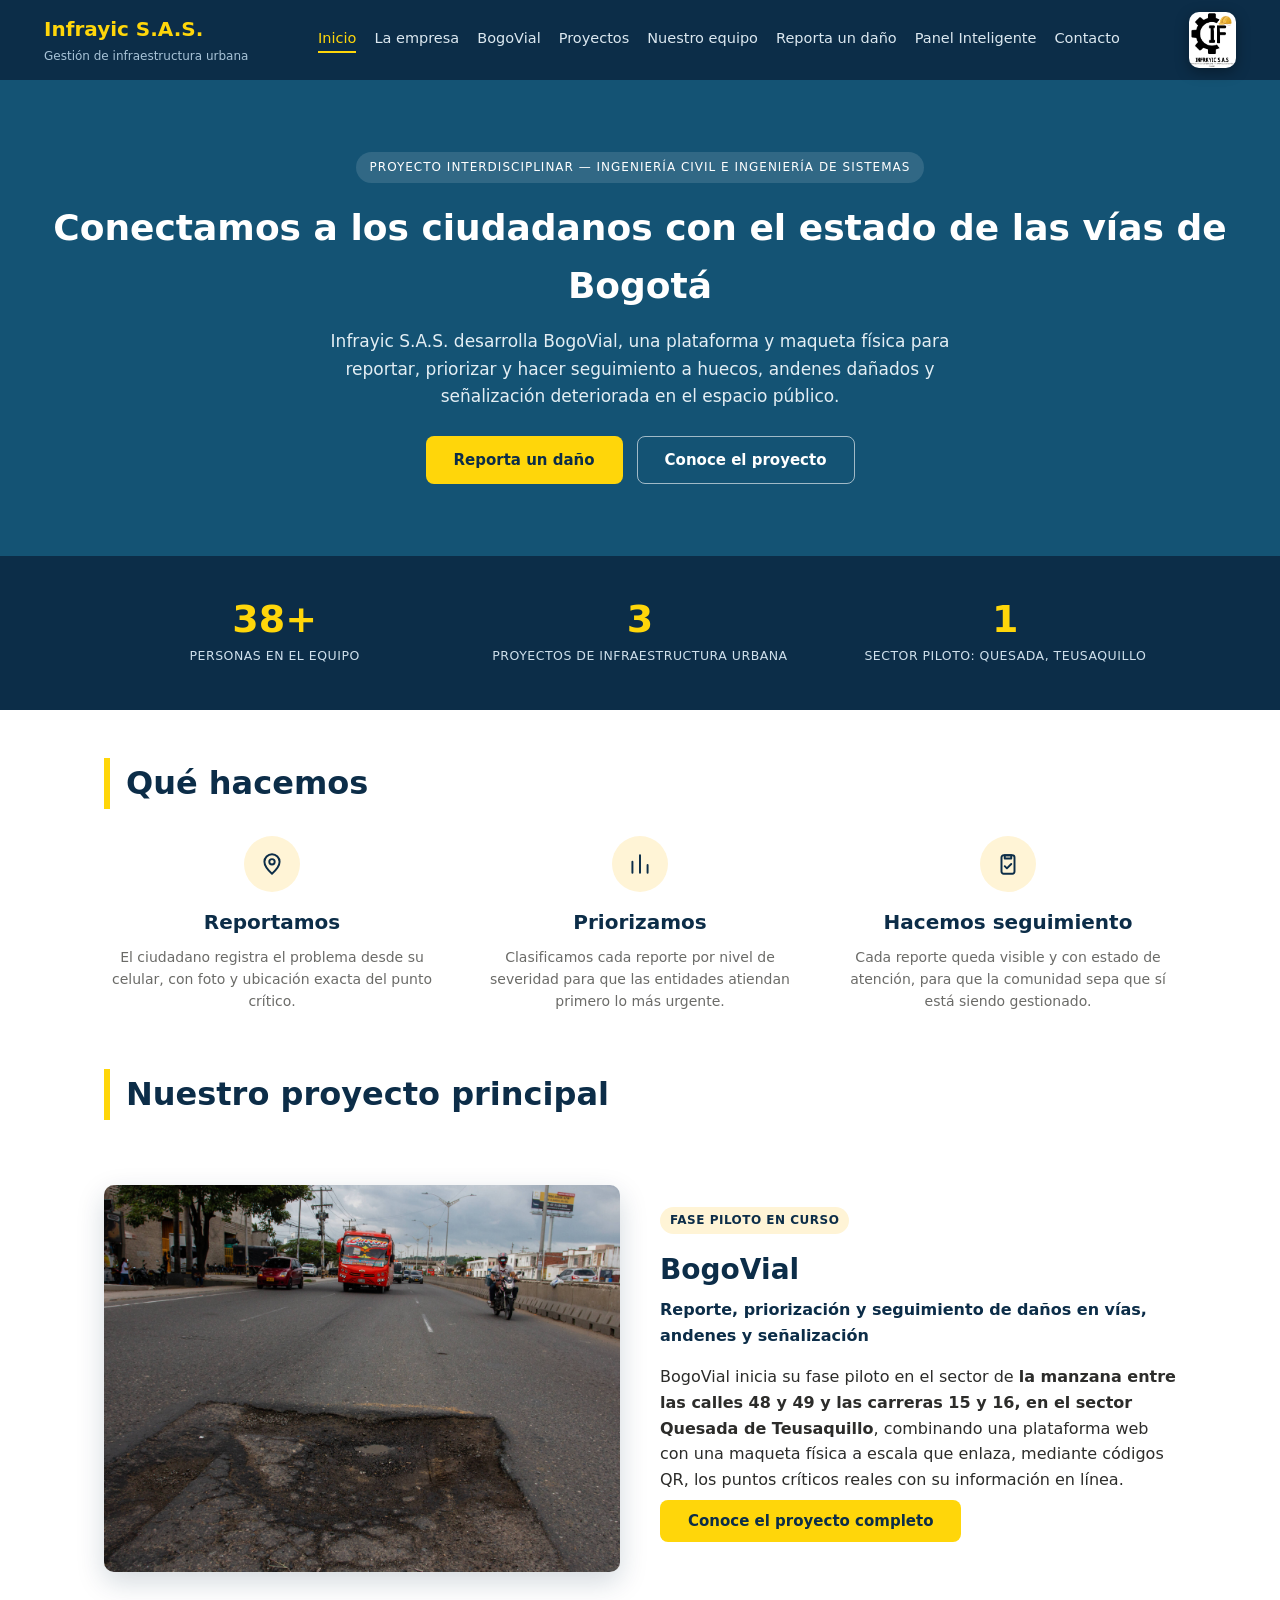
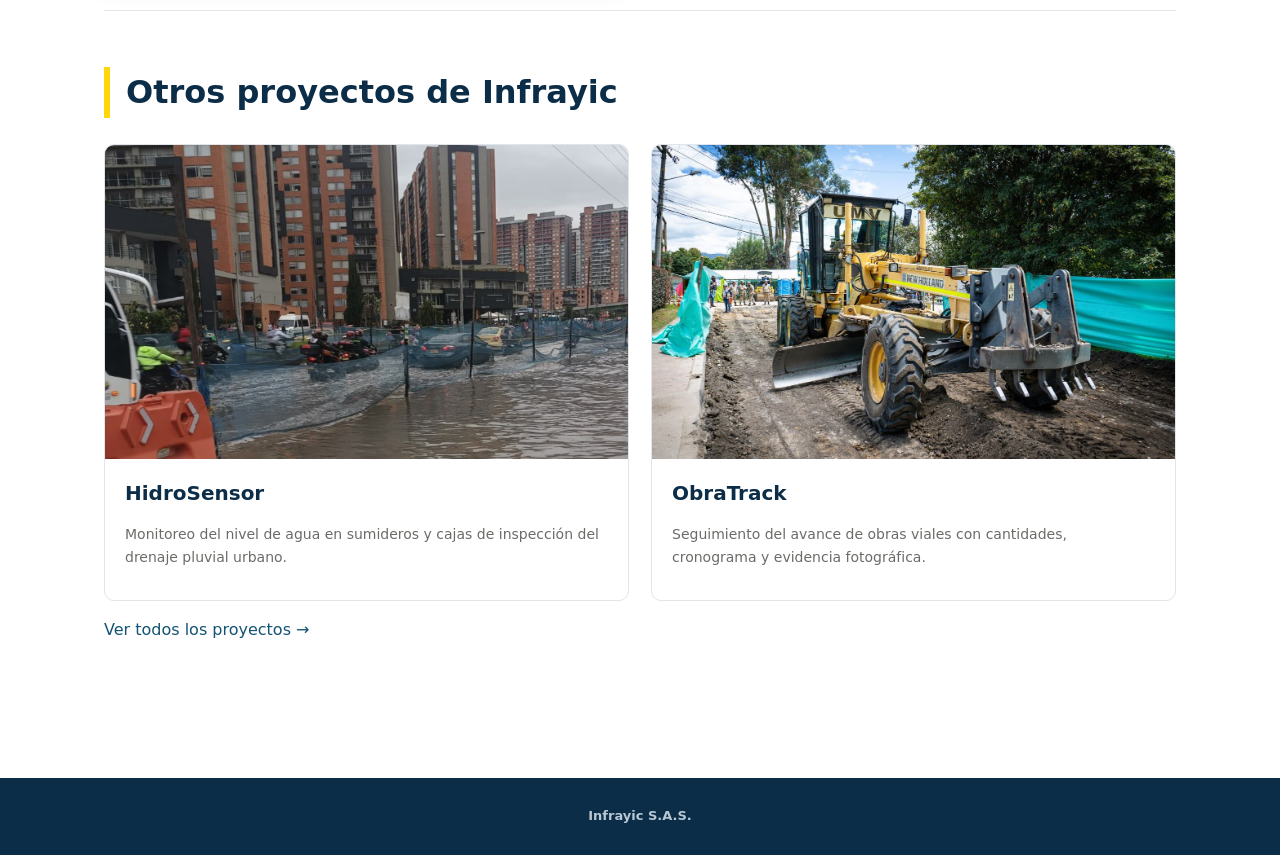
<file: index.html>
<!doctype html>
<html lang="es">
<head>
<meta charset="utf-8">
<meta name="viewport" content="width=device-width, initial-scale=1">
<title>Infrayic S.A.S. | Gestión de infraestructura urbana</title>
<link rel="stylesheet" href="css/style.css">
</head>
<body>

<header class="sitio">
  <div class="barra">
    <div class="marca">
      Infrayic S.A.S.
      <span class="sub">Gestión de infraestructura urbana</span>
    </div>
    <nav class="menu" id="menuNav">
      <button class="cerrar-menu" id="botonCerrarMenu" aria-label="Cerrar menú">&times;</button>
      <a href="index.html" class="activo">Inicio</a>
      <a href="empresa.html">La empresa</a>
      <a href="bogovial.html">BogoVial</a>
      <a href="proyectos.html">Proyectos</a>
      <a href="equipo.html">Nuestro equipo</a>
      <a href="reporta.html">Reporta un daño</a>
      <a href="panel.html">Panel Inteligente</a>
      <a href="contacto.html">Contacto</a>
    </nav>
    <img src="assets/images/logo.png" alt="Infrayic S.A.S." class="logo-derecha">
    <button class="boton-menu" id="botonMenu" aria-label="Abrir menú">
      <span></span><span></span><span></span>
    </button>
  </div>
</header>
<div class="fondo-menu" id="fondoMenu"></div>

<section class="hero">
  <div class="franja-chip">Proyecto interdisciplinar &mdash; Ingeniería Civil e Ingeniería de Sistemas</div>
  <h1>Conectamos a los ciudadanos con el estado de las vías de Bogotá</h1>
  <p>Infrayic S.A.S. desarrolla BogoVial, una plataforma y maqueta física para reportar, priorizar y hacer seguimiento a huecos, andenes dañados y señalización deteriorada en el espacio público.</p>
  <div class="hero-cta">
    <a href="reporta.html" class="boton">Reporta un daño</a>
    <a href="bogovial.html" class="boton-outline">Conoce el proyecto</a>
  </div>
</section>

<div class="stats-franja">
  <div class="contenedor">
    <div>
      <div class="numero">38+</div>
      <div class="etiqueta">Personas en el equipo</div>
    </div>
    <div>
      <div class="numero">3</div>
      <div class="etiqueta">Proyectos de infraestructura urbana</div>
    </div>
    <div>
      <div class="numero">1</div>
      <div class="etiqueta">Sector piloto: Quesada, Teusaquillo</div>
    </div>
  </div>
</div>

<main>

  <section class="seccion">
    <h2>Qué hacemos</h2>
    <div class="tarjetas-icono">
      <div>
        <div class="icono"><svg class="svg-icono" viewBox="0 0 24 24" aria-hidden="true"><path d="M12 21s-7-6.2-7-11a7 7 0 0114 0c0 4.8-7 11-7 11z"/><circle cx="12" cy="10" r="2.5"/></svg></div>
        <h3>Reportamos</h3>
        <p>El ciudadano registra el problema desde su celular, con foto y ubicación exacta del punto crítico.</p>
      </div>
      <div>
        <div class="icono"><svg class="svg-icono" viewBox="0 0 24 24" aria-hidden="true"><path d="M5 20V10M12 20V4M19 20v-7"/></svg></div>
        <h3>Priorizamos</h3>
        <p>Clasificamos cada reporte por nivel de severidad para que las entidades atiendan primero lo más urgente.</p>
      </div>
      <div>
        <div class="icono"><svg class="svg-icono" viewBox="0 0 24 24" aria-hidden="true"><rect x="6" y="4" width="12" height="17" rx="2"/><path d="M9 4h6v3H9zM9 14l2 2 4-4"/></svg></div>
        <h3>Hacemos seguimiento</h3>
        <p>Cada reporte queda visible y con estado de atención, para que la comunidad sepa que sí está siendo gestionado.</p>
      </div>
    </div>
  </section>

  <section class="seccion">
    <h2>Nuestro proyecto principal</h2>
    <article class="pry-detalle" id="bogovial-principal">
      <figure class="pry-foto">
        <img src="assets/images/bogovial.jpeg" alt="Hueco en una vía urbana, tipo de daño que gestiona BogoVial">
      </figure>
      <div class="pry-texto">
        <span class="etiqueta-proyecto">Fase piloto en curso</span>
        <h3>BogoVial</h3>
        <p class="pry-subtitulo">Reporte, priorización y seguimiento de daños en vías, andenes y señalización</p>
        <p>BogoVial inicia su fase piloto en el sector de <strong>la manzana entre las calles 48 y 49 y las carreras 15 y 16, en el sector Quesada de Teusaquillo</strong>, combinando una plataforma web con una maqueta física a escala que enlaza, mediante códigos QR, los puntos críticos reales con su información en línea.</p>
        <p><a href="bogovial.html" class="boton">Conoce el proyecto completo</a></p>
      </div>
    </article>
  </section>

  <section class="seccion">
    <h2>Otros proyectos de Infrayic</h2>
    <div class="proyectos-grid">
      <a class="proyecto-card" href="proyectos.html#hidrosensor">
        <img src="assets/images/Alcantarillado.jpeg" alt="Sumidero y rejilla de alcantarillado">
        <div class="proyecto-info"><h3>HidroSensor</h3><p>Monitoreo del nivel de agua en sumideros y cajas de inspección del drenaje pluvial urbano.</p></div>
      </a>
      <a class="proyecto-card" href="proyectos.html#obratrack">
        <img src="assets/images/rodillo.jpeg" alt="Rodillo compactador en una obra vial">
        <div class="proyecto-info"><h3>ObraTrack</h3><p>Seguimiento del avance de obras viales con cantidades, cronograma y evidencia fotográfica.</p></div>
      </a>
    </div>
    <p><a href="proyectos.html">Ver todos los proyectos &rarr;</a></p>
  </section>

</main>

<footer class="sitio">Infrayic S.A.S.</footer>

<script src="js/menu.js"></script>

</body>
</html>
</file>
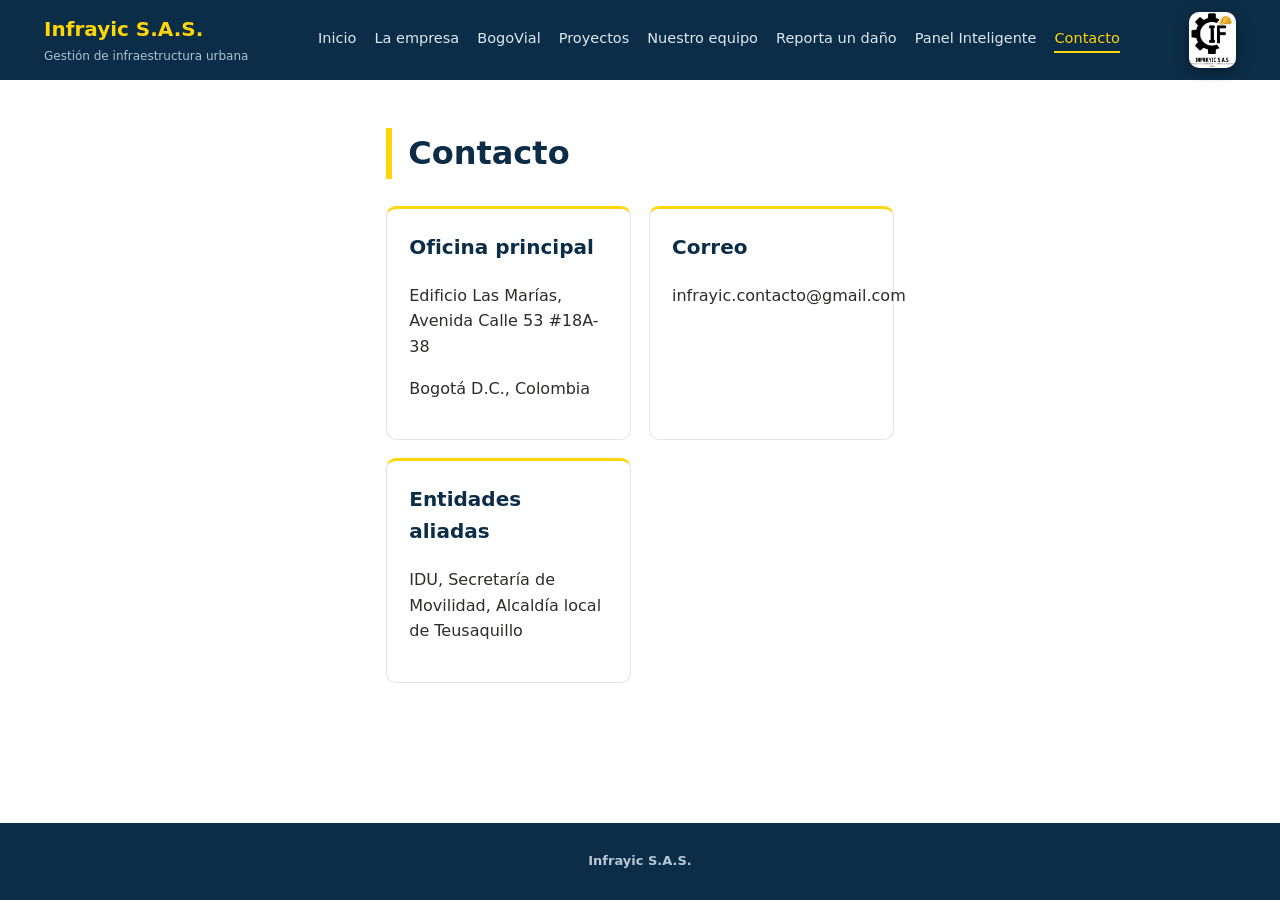
<file: contacto.html>
<!doctype html>
<html lang="es">
<head>
<meta charset="utf-8">
<meta name="viewport" content="width=device-width, initial-scale=1">
<title>Contacto | Infrayic S.A.S.</title>
<link rel="stylesheet" href="css/style.css">
</head>
<body>

<header class="sitio">
  <div class="barra">
    <div class="marca">Infrayic S.A.S.<span class="sub">Gestión de infraestructura urbana</span></div>
    <nav class="menu" id="menuNav">
      <button class="cerrar-menu" id="botonCerrarMenu" aria-label="Cerrar menú">&times;</button>
      <a href="index.html">Inicio</a>
      <a href="empresa.html">La empresa</a>
      <a href="bogovial.html">BogoVial</a>
      <a href="proyectos.html">Proyectos</a>
      <a href="equipo.html">Nuestro equipo</a>
      <a href="reporta.html">Reporta un daño</a>
      <a href="panel.html">Panel Inteligente</a>
      <a href="contacto.html" class="activo">Contacto</a>
    </nav>
    <img src="assets/images/logo.png" alt="Infrayic S.A.S." class="logo-derecha">
    <button class="boton-menu" id="botonMenu" aria-label="Abrir menú">
      <span></span><span></span><span></span>
    </button>
  </div>
</header>
<div class="fondo-menu" id="fondoMenu"></div>

<main>

  <section class="seccion">
    <h2>Contacto</h2>
    <div class="tarjetas">
      <div class="tarjeta">
        <h3>Oficina principal</h3>
        <p>Edificio Las Marías, Avenida Calle 53 #18A-38</p>
        <p>Bogotá D.C., Colombia</p>
      </div>
      <div class="tarjeta">
        <h3>Correo</h3>
        <p>infrayic.contacto@gmail.com</p>
      </div>
      <div class="tarjeta">
        <h3>Entidades aliadas</h3>
        <p>IDU, Secretaría de Movilidad, Alcaldía local de Teusaquillo</p>
      </div>
    </div>
  </section>

</main>

<footer class="sitio">Infrayic S.A.S.</footer>

<script src="js/menu.js"></script>

</body>
</html>
</file>
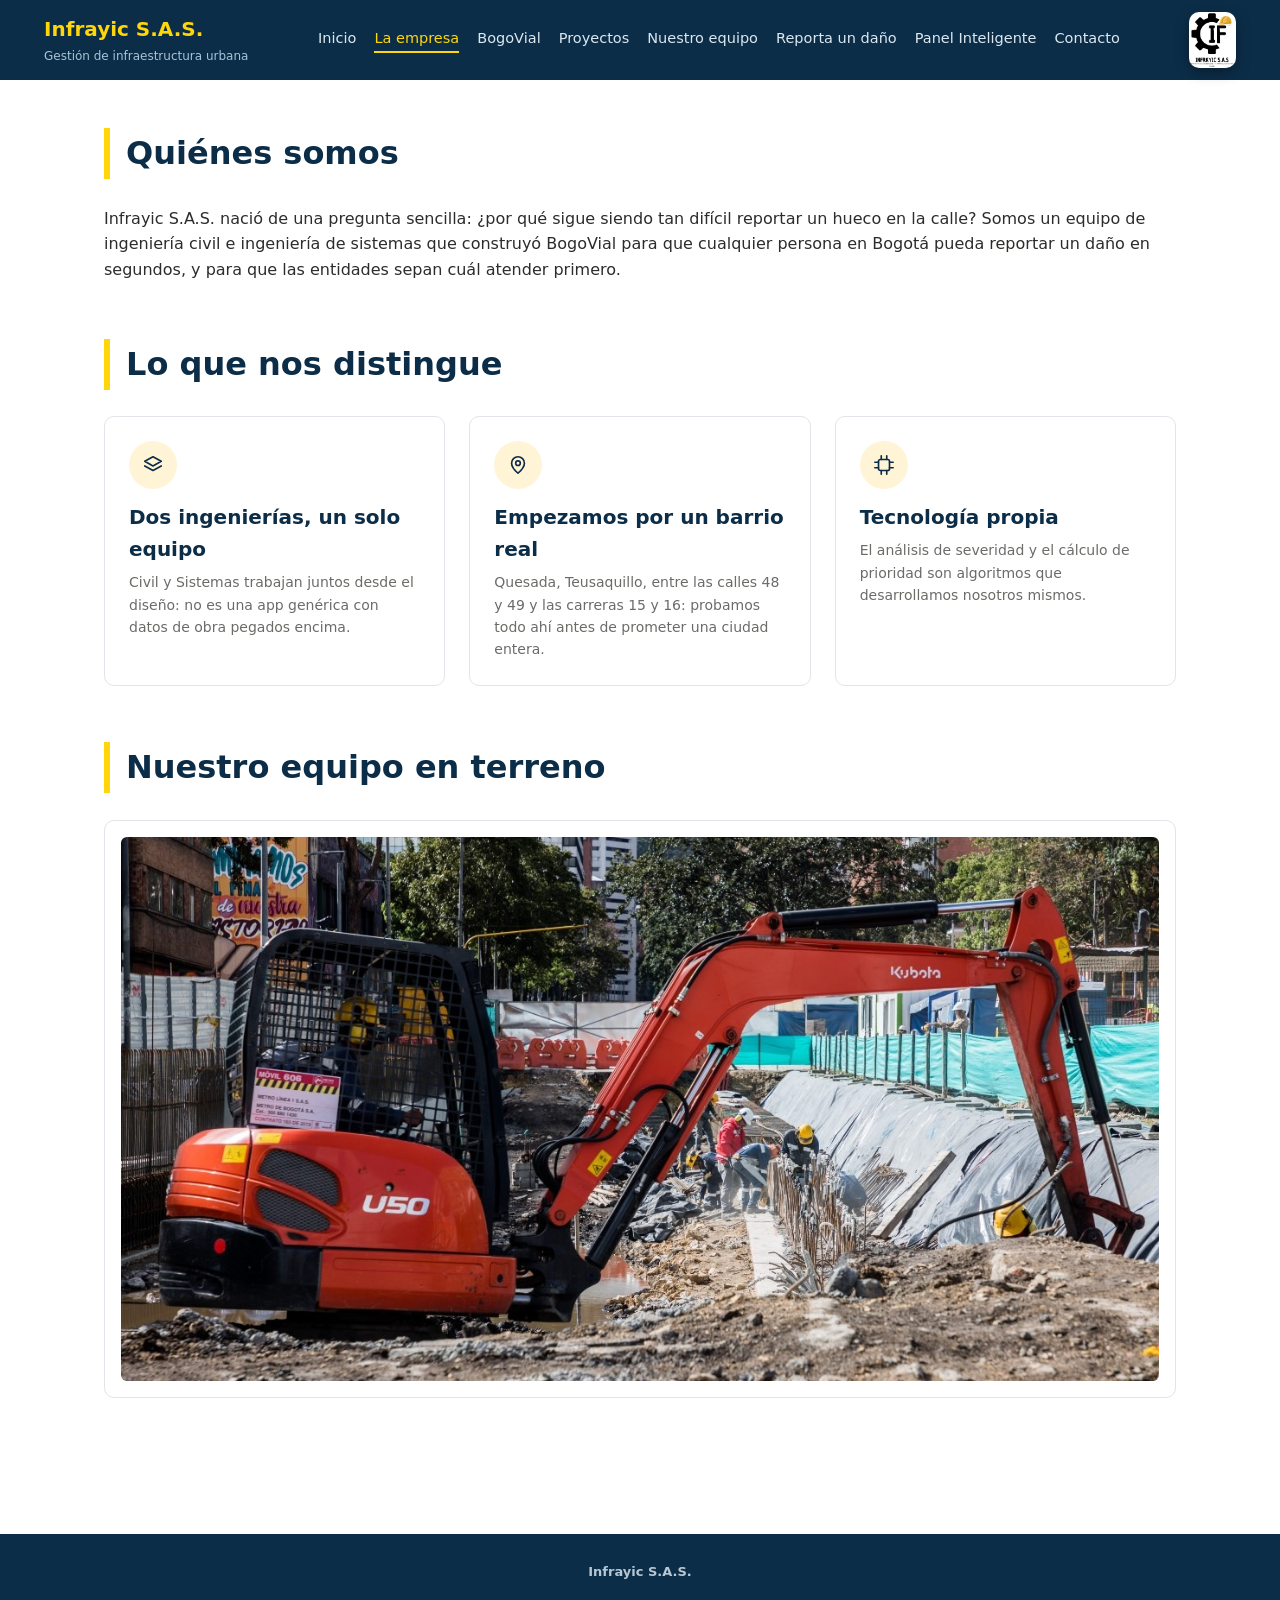
<file: empresa.html>
<!doctype html>
<html lang="es">
<head>
<meta charset="utf-8">
<meta name="viewport" content="width=device-width, initial-scale=1">
<title>La empresa | Infrayic S.A.S.</title>
<link rel="stylesheet" href="css/style.css">
</head>
<body>

<header class="sitio">
  <div class="barra">
    <div class="marca">Infrayic S.A.S.<span class="sub">Gestión de infraestructura urbana</span></div>
    <nav class="menu" id="menuNav">
      <button class="cerrar-menu" id="botonCerrarMenu" aria-label="Cerrar menú">&times;</button>
      <a href="index.html">Inicio</a>
      <a href="empresa.html" class="activo">La empresa</a>
      <a href="bogovial.html">BogoVial</a>
      <a href="proyectos.html">Proyectos</a>
      <a href="equipo.html">Nuestro equipo</a>
      <a href="reporta.html">Reporta un daño</a>
      <a href="panel.html">Panel Inteligente</a>
      <a href="contacto.html">Contacto</a>
    </nav>
    <img src="assets/images/logo.png" alt="Infrayic S.A.S." class="logo-derecha">
    <button class="boton-menu" id="botonMenu" aria-label="Abrir menú">
      <span></span><span></span><span></span>
    </button>
  </div>
</header>
<div class="fondo-menu" id="fondoMenu"></div>

<main>

  <section class="seccion">
    <h2>Quiénes somos</h2>
    <p>Infrayic S.A.S. nació de una pregunta sencilla: ¿por qué sigue siendo tan difícil reportar un hueco en la calle? Somos un equipo de ingeniería civil e ingeniería de sistemas que construyó BogoVial para que cualquier persona en Bogotá pueda reportar un daño en segundos, y para que las entidades sepan cuál atender primero.</p>
  </section>

  <section class="seccion">
    <h2>Lo que nos distingue</h2>
    <div class="distintivos">
      <div class="distintivo">
        <div class="icono"><svg class="svg-icono" viewBox="0 0 24 24" aria-hidden="true"><path d="M12 3l9 5-9 5-9-5 9-5z"/><path d="M3 13l9 5 9-5"/></svg></div>
        <h3>Dos ingenierías, un solo equipo</h3>
        <p>Civil y Sistemas trabajan juntos desde el diseño: no es una app genérica con datos de obra pegados encima.</p>
      </div>
      <div class="distintivo">
        <div class="icono"><svg class="svg-icono" viewBox="0 0 24 24" aria-hidden="true"><path d="M12 21s-7-6.2-7-11a7 7 0 0114 0c0 4.8-7 11-7 11z"/><circle cx="12" cy="10" r="2.5"/></svg></div>
        <h3>Empezamos por un barrio real</h3>
        <p>Quesada, Teusaquillo, entre las calles 48 y 49 y las carreras 15 y 16: probamos todo ahí antes de prometer una ciudad entera.</p>
      </div>
      <div class="distintivo">
        <div class="icono"><svg class="svg-icono" viewBox="0 0 24 24" aria-hidden="true"><rect x="6" y="6" width="12" height="12" rx="2"/><path d="M9 2v4M15 2v4M9 18v4M15 18v4M2 9h4M2 15h4M18 9h4M18 15h4"/></svg></div>
        <h3>Tecnología propia</h3>
        <p>El análisis de severidad y el cálculo de prioridad son algoritmos que desarrollamos nosotros mismos.</p>
      </div>
    </div>
  </section>

  <section class="seccion">
    <h2>Nuestro equipo en terreno</h2>
    <div class="imagen-marco">
      <img src="assets/images/equipo-terreno.png" alt="Equipo de Infrayic S.A.S. en terreno" style="width:100%; border-radius:6px; display:block">
    </div>
  </section>

</main>

<footer class="sitio">Infrayic S.A.S.</footer>

<script src="js/menu.js"></script>

</body>
</html>
</file>
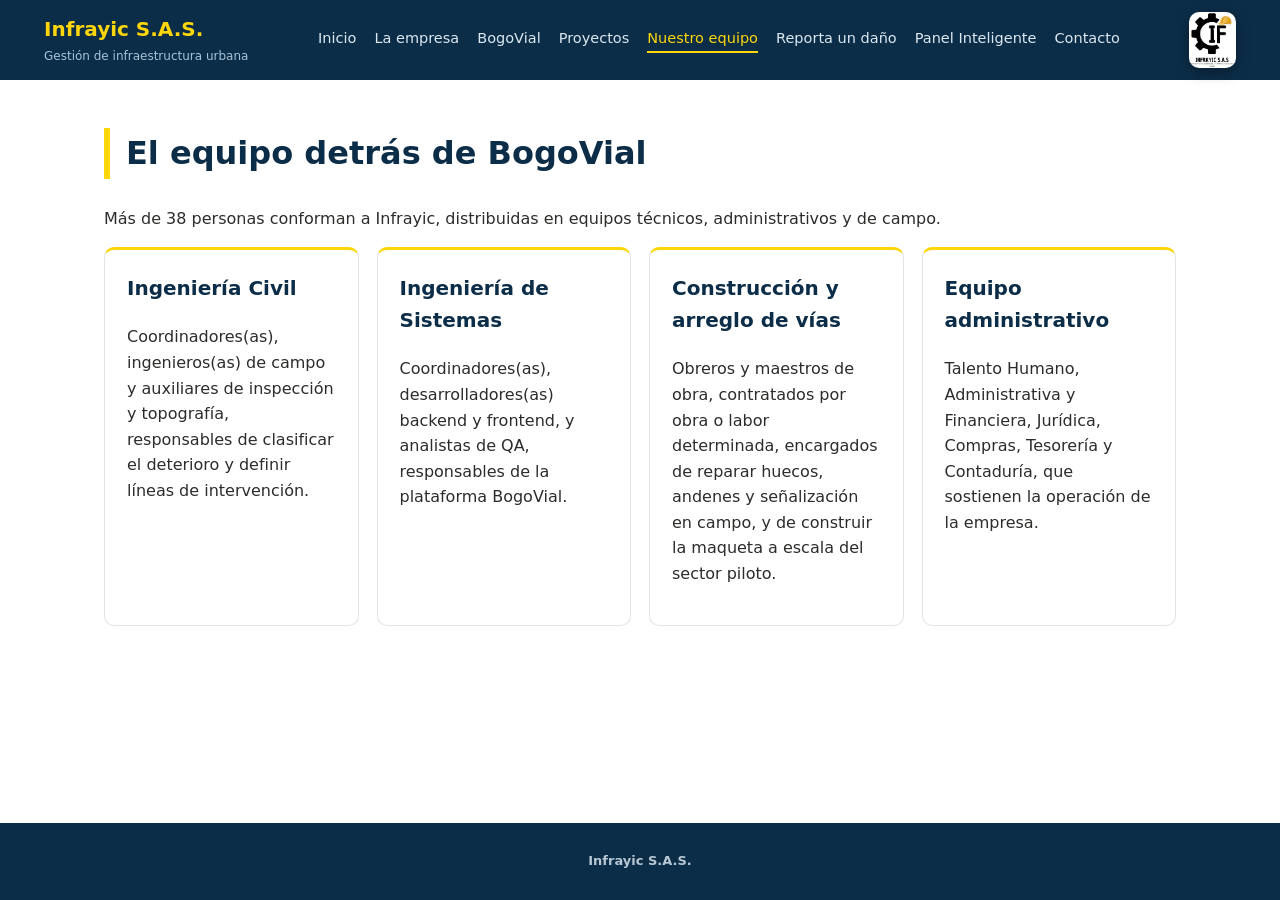
<file: equipo.html>
<!doctype html>
<html lang="es">
<head>
<meta charset="utf-8">
<meta name="viewport" content="width=device-width, initial-scale=1">
<title>Nuestro equipo | Infrayic S.A.S.</title>
<link rel="stylesheet" href="css/style.css">
</head>
<body>

<header class="sitio">
  <div class="barra">
    <div class="marca">Infrayic S.A.S.<span class="sub">Gestión de infraestructura urbana</span></div>
    <nav class="menu" id="menuNav">
      <button class="cerrar-menu" id="botonCerrarMenu" aria-label="Cerrar menú">&times;</button>
      <a href="index.html">Inicio</a>
      <a href="empresa.html">La empresa</a>
      <a href="bogovial.html">BogoVial</a>
      <a href="proyectos.html">Proyectos</a>
      <a href="equipo.html" class="activo">Nuestro equipo</a>
      <a href="reporta.html">Reporta un daño</a>
      <a href="panel.html">Panel Inteligente</a>
      <a href="contacto.html">Contacto</a>
    </nav>
    <img src="assets/images/logo.png" alt="Infrayic S.A.S." class="logo-derecha">
    <button class="boton-menu" id="botonMenu" aria-label="Abrir menú">
      <span></span><span></span><span></span>
    </button>
  </div>
</header>
<div class="fondo-menu" id="fondoMenu"></div>

<main>

  <section class="seccion">
    <h2>El equipo detrás de BogoVial</h2>
    <p>Más de 38 personas conforman a Infrayic, distribuidas en equipos técnicos, administrativos y de campo.</p>
    <div class="tarjetas">
      <div class="tarjeta">
        <h3>Ingeniería Civil</h3>
        <p>Coordinadores(as), ingenieros(as) de campo y auxiliares de inspección y topografía, responsables de clasificar el deterioro y definir líneas de intervención.</p>
      </div>
      <div class="tarjeta">
        <h3>Ingeniería de Sistemas</h3>
        <p>Coordinadores(as), desarrolladores(as) backend y frontend, y analistas de QA, responsables de la plataforma BogoVial.</p>
      </div>
      <div class="tarjeta">
        <h3>Construcción y arreglo de vías</h3>
        <p>Obreros y maestros de obra, contratados por obra o labor determinada, encargados de reparar huecos, andenes y señalización en campo, y de construir la maqueta a escala del sector piloto.</p>
      </div>
      <div class="tarjeta">
        <h3>Equipo administrativo</h3>
        <p>Talento Humano, Administrativa y Financiera, Jurídica, Compras, Tesorería y Contaduría, que sostienen la operación de la empresa.</p>
      </div>
    </div>
  </section>

</main>

<footer class="sitio">Infrayic S.A.S.</footer>

<script src="js/menu.js"></script>

</body>
</html>
</file>
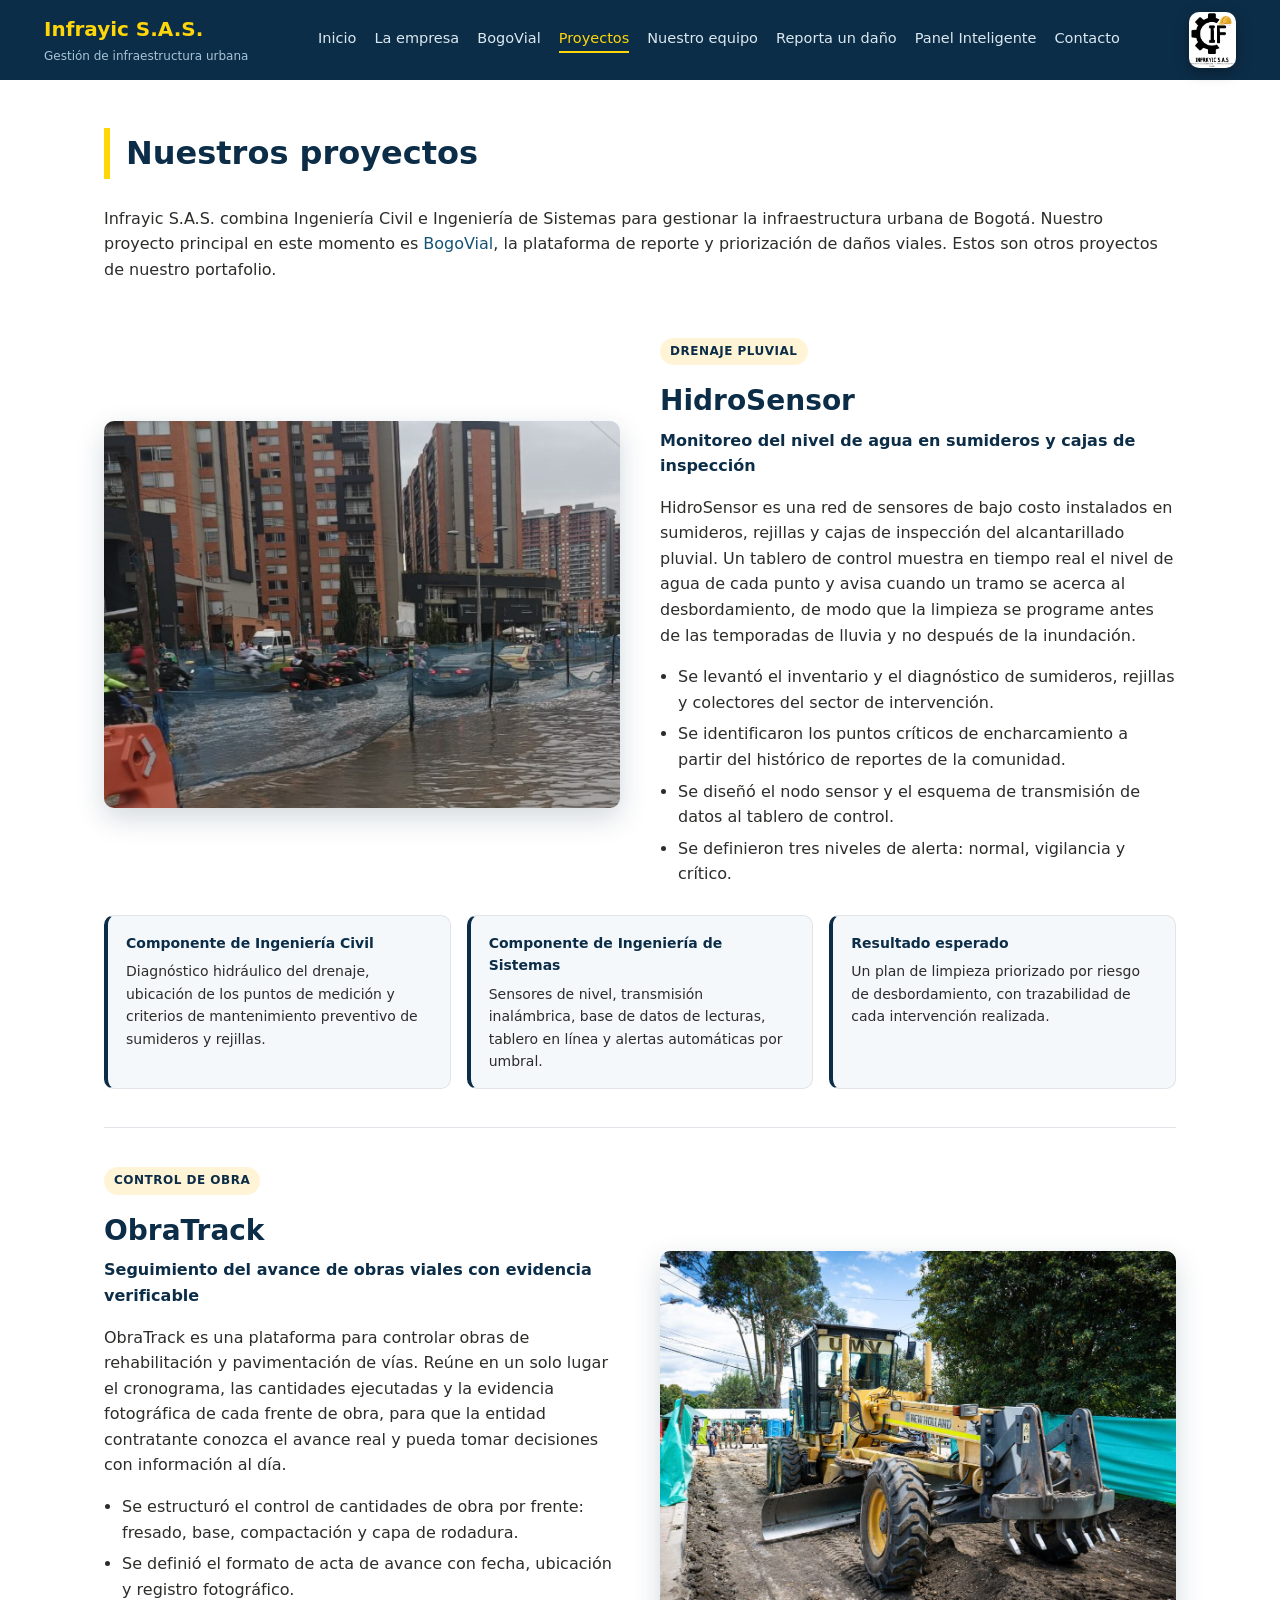
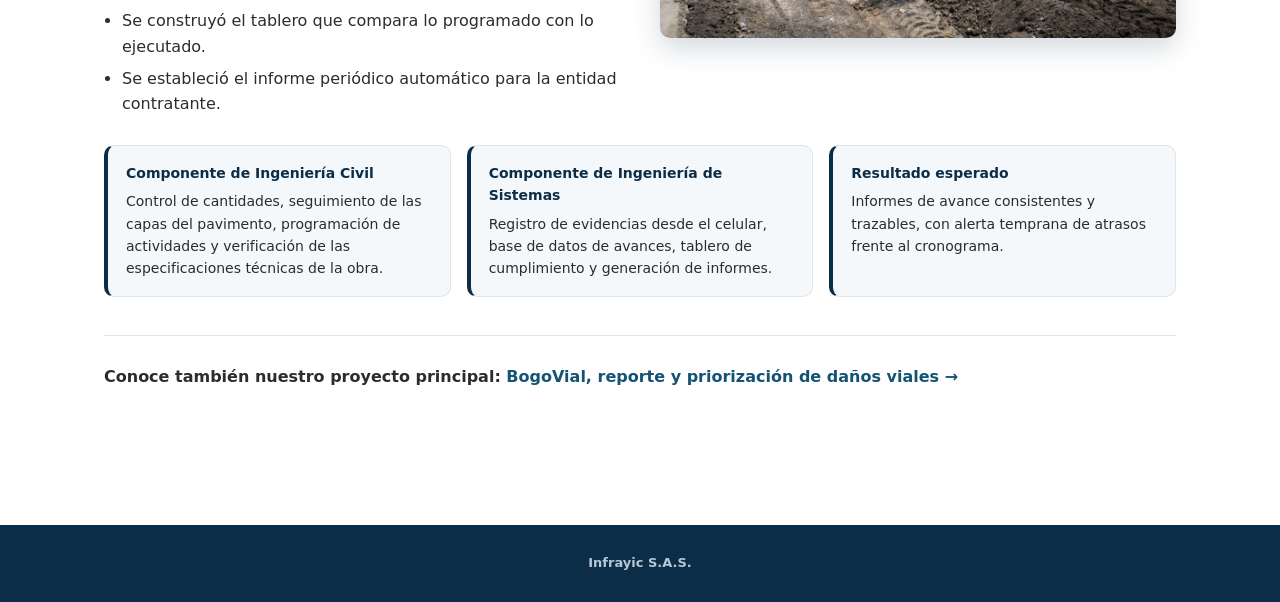
<file: proyectos.html>
<!doctype html>
<html lang="es">
<head>
<meta charset="utf-8">
<meta name="viewport" content="width=device-width, initial-scale=1">
<title>Proyectos | Infrayic S.A.S.</title>
<link rel="stylesheet" href="css/style.css">
</head>
<body>

<header class="sitio">
  <div class="barra">
    <div class="marca">Infrayic S.A.S.<span class="sub">Gestión de infraestructura urbana</span></div>
    <nav class="menu" id="menuNav">
      <button class="cerrar-menu" id="botonCerrarMenu" aria-label="Cerrar menú">&times;</button>
      <a href="index.html">Inicio</a>
      <a href="empresa.html">La empresa</a>
      <a href="bogovial.html">BogoVial</a>
      <a href="proyectos.html" class="activo">Proyectos</a>
      <a href="equipo.html">Nuestro equipo</a>
      <a href="reporta.html">Reporta un daño</a>
      <a href="panel.html">Panel Inteligente</a>
      <a href="contacto.html">Contacto</a>
    </nav>
    <img src="assets/images/logo.png" alt="Infrayic S.A.S." class="logo-derecha">
    <button class="boton-menu" id="botonMenu" aria-label="Abrir menú">
      <span></span><span></span><span></span>
    </button>
  </div>
</header>
<div class="fondo-menu" id="fondoMenu"></div>

<main>

  <section class="seccion">
    <h2>Nuestros proyectos</h2>
    <p>Infrayic S.A.S. combina Ingeniería Civil e Ingeniería de Sistemas para gestionar la infraestructura urbana de Bogotá. Nuestro proyecto principal en este momento es <a href="bogovial.html">BogoVial</a>, la plataforma de reporte y priorización de daños viales. Estos son otros proyectos de nuestro portafolio.</p>

    <article class="pry-detalle" id="hidrosensor">
      <figure class="pry-foto">
        <img src="assets/images/Alcantarillado.jpeg" alt="Sumidero y rejilla de alcantarillado en una calle">
      </figure>
      <div class="pry-texto">
        <span class="etiqueta-proyecto">Drenaje pluvial</span>
        <h3>HidroSensor</h3>
        <p class="pry-subtitulo">Monitoreo del nivel de agua en sumideros y cajas de inspección</p>
        <p>HidroSensor es una red de sensores de bajo costo instalados en sumideros, rejillas y cajas de inspección del alcantarillado pluvial. Un tablero de control muestra en tiempo real el nivel de agua de cada punto y avisa cuando un tramo se acerca al desbordamiento, de modo que la limpieza se programe antes de las temporadas de lluvia y no después de la inundación.</p>
        <ul class="lista-limpia">
          <li>Se levantó el inventario y el diagnóstico de sumideros, rejillas y colectores del sector de intervención.</li>
          <li>Se identificaron los puntos críticos de encharcamiento a partir del histórico de reportes de la comunidad.</li>
          <li>Se diseñó el nodo sensor y el esquema de transmisión de datos al tablero de control.</li>
          <li>Se definieron tres niveles de alerta: normal, vigilancia y crítico.</li>
        </ul>
      </div>
      <div class="pry-datos">
        <div>
          <h4>Componente de Ingeniería Civil</h4>
          <p>Diagnóstico hidráulico del drenaje, ubicación de los puntos de medición y criterios de mantenimiento preventivo de sumideros y rejillas.</p>
        </div>
        <div>
          <h4>Componente de Ingeniería de Sistemas</h4>
          <p>Sensores de nivel, transmisión inalámbrica, base de datos de lecturas, tablero en línea y alertas automáticas por umbral.</p>
        </div>
        <div>
          <h4>Resultado esperado</h4>
          <p>Un plan de limpieza priorizado por riesgo de desbordamiento, con trazabilidad de cada intervención realizada.</p>
        </div>
      </div>
    </article>

    <article class="pry-detalle invertido" id="obratrack">
      <figure class="pry-foto">
        <img src="assets/images/rodillo.jpeg" alt="Rodillo compactador en una obra de pavimentación">
      </figure>
      <div class="pry-texto">
        <span class="etiqueta-proyecto">Control de obra</span>
        <h3>ObraTrack</h3>
        <p class="pry-subtitulo">Seguimiento del avance de obras viales con evidencia verificable</p>
        <p>ObraTrack es una plataforma para controlar obras de rehabilitación y pavimentación de vías. Reúne en un solo lugar el cronograma, las cantidades ejecutadas y la evidencia fotográfica de cada frente de obra, para que la entidad contratante conozca el avance real y pueda tomar decisiones con información al día.</p>
        <ul class="lista-limpia">
          <li>Se estructuró el control de cantidades de obra por frente: fresado, base, compactación y capa de rodadura.</li>
          <li>Se definió el formato de acta de avance con fecha, ubicación y registro fotográfico.</li>
          <li>Se construyó el tablero que compara lo programado con lo ejecutado.</li>
          <li>Se estableció el informe periódico automático para la entidad contratante.</li>
        </ul>
      </div>
      <div class="pry-datos">
        <div>
          <h4>Componente de Ingeniería Civil</h4>
          <p>Control de cantidades, seguimiento de las capas del pavimento, programación de actividades y verificación de las especificaciones técnicas de la obra.</p>
        </div>
        <div>
          <h4>Componente de Ingeniería de Sistemas</h4>
          <p>Registro de evidencias desde el celular, base de datos de avances, tablero de cumplimiento y generación de informes.</p>
        </div>
        <div>
          <h4>Resultado esperado</h4>
          <p>Informes de avance consistentes y trazables, con alerta temprana de atrasos frente al cronograma.</p>
        </div>
      </div>
    </article>

    <p class="pry-cierre">Conoce también nuestro proyecto principal: <a href="bogovial.html">BogoVial, reporte y priorización de daños viales &rarr;</a></p>
  </section>

</main>

<footer class="sitio">Infrayic S.A.S.</footer>

<script src="js/menu.js"></script>

</body>
</html>
</file>
<file: css/style.css>
:root{
  --azul-oscuro:#0C2D48;
  --azul:#145374;
  --azul-claro:#5588A3;
  --amarillo:#FFD60A;
  --amarillo-suave:#FFF4D6;
  --gris-fondo:#FFFFFF;
  --gris-texto:#2C2C2A;
  --gris-suave:#6b6b68;
  --blanco:#FFFFFF;
  --borde:#E1E4E8;
  --verde-ok:#1E8E5A;
  --ambar:#B8860B;
  --rojo:#B3261E;
  --radio:10px;
}

*{box-sizing:border-box}

html, body{
  height:100%;
  width:100%;
}

body{
  margin:0;
  font-family: "Segoe UI", system-ui, -apple-system, Arial, sans-serif;
  color:var(--gris-texto);
  background:var(--gris-fondo);
  line-height:1.6;
  display:flex;
  flex-direction:column;
  min-height:100vh;
}

main{
  flex:1 0 auto;
}

footer.sitio{
  flex-shrink:0;
}

a{color:var(--azul); text-decoration:none}
a:hover{color:var(--azul-oscuro)}

header.sitio{
  background:var(--azul-oscuro);
  color:var(--blanco);
}

.barra{
  max-width:1120px;
  margin:0 auto;
  padding:18px 24px;
  display:flex;
  align-items:center;
  justify-content:space-between;
  flex-wrap:wrap;
  gap:12px;
}

.marca{
  display:flex;
  align-items:center;
  gap:10px;
  font-weight:700;
  font-size:20px;
  color:var(--amarillo);
}

.marca span.sub{
  font-weight:400;
  font-size:12px;
  color:#A9C4D8;
  display:block;
}

nav.menu{
  display:flex;
  gap:22px;
  flex-wrap:wrap;
}

nav.menu a{
  color:#DCE8F0;
  font-size:15px;
}
nav.menu a:hover, nav.menu a.activo{
  color:var(--amarillo);
  border-bottom:2px solid var(--amarillo);
}

main{
  max-width:1120px;
  margin:0 auto;
  padding:48px 24px 80px;
}

.hero{
  background:var(--azul);
  color:var(--blanco);
  padding:72px 24px;
  text-align:center;
}

.hero h1{
  font-size:36px;
  margin:0 0 14px;
  font-weight:700;
}

.hero p{
  max-width:680px;
  margin:0 auto;
  font-size:17px;
  color:#E3EEF4;
}

.franja-chip{
  display:inline-block;
  font-size:12px;
  letter-spacing:1px;
  text-transform:uppercase;
  background:rgba(255,255,255,0.12);
  padding:6px 14px;
  border-radius:999px;
  margin-bottom:16px;
}

h2{
  font-size:32px;
  color:var(--azul-oscuro);
  margin-top:0;
  padding-left:16px;
  border-left:6px solid var(--amarillo);
}

h3{
  font-size:20px;
  color:var(--azul-oscuro);
}

.seccion{
  margin-bottom:56px;
}

.tarjetas{
  display:grid;
  grid-template-columns:repeat(auto-fit, minmax(240px, 1fr));
  gap:18px;
}

.tarjeta{
  background:var(--blanco);
  border:1px solid var(--borde);
  border-radius:var(--radio);
  padding:22px;
}

.tarjeta h3{
  margin-top:0;
}

.lista-limpia{
  margin:0;
  padding-left:18px;
}
.lista-limpia li{margin-bottom:6px}

.imagen-marco{
  background:var(--blanco);
  border:1px solid var(--borde);
  border-radius:var(--radio);
  padding:16px;
  text-align:center;
}

.imagen-marco img{
  max-width:100%;
  border-radius:6px;
}

.placeholder-img{
  background:repeating-linear-gradient(45deg, #EEF1F4, #EEF1F4 10px, #E4E8EC 10px, #E4E8EC 20px);
  border-radius:6px;
  padding:60px 20px;
  color:var(--gris-suave);
  font-size:14px;
}

.tabla{
  width:100%;
  border-collapse:collapse;
  background:var(--blanco);
  border-radius:var(--radio);
  overflow:hidden;
}
.tabla th, .tabla td{
  text-align:left;
  padding:12px 14px;
  border-bottom:1px solid var(--borde);
  font-size:14px;
}
.tabla th{
  background:var(--azul-oscuro);
  color:var(--blanco);
  font-weight:600;
}

footer.sitio{
  background:var(--azul-oscuro);
  color:#B7C7D3;
  text-align:center;
  padding:28px 24px;
  font-size:13px;
  font-weight:600;
}

.badge{
  display:inline-block;
  padding:4px 12px;
  border-radius:999px;
  font-size:13px;
  font-weight:600;
}
.badge-bajo{background:#E3F3EA; color:var(--verde-ok)}
.badge-medio{background:#FBF1DC; color:var(--ambar)}
.badge-alto{background:#FBE4E2; color:var(--rojo)}

.panel-ia{
  background:var(--blanco);
  border:1px solid var(--borde);
  border-radius:var(--radio);
  padding:28px;
}

.zona-carga{
  border:2px dashed var(--azul-claro);
  border-radius:var(--radio);
  padding:40px;
  text-align:center;
  color:var(--gris-suave);
  cursor:pointer;
  margin-bottom:18px;
}

.zona-carga:hover{
  background:#F0F6FA;
}

#previa{
  max-width:360px;
  border-radius:var(--radio);
  margin:0 auto 18px;
  display:block;
}

.resultado{
  display:none;
  margin-top:18px;
  padding:18px;
  border-radius:var(--radio);
  border:1px solid var(--borde);
}

.boton{
  background:var(--amarillo);
  color:var(--azul-oscuro);
  border:none;
  padding:12px 28px;
  border-radius:8px;
  font-size:15px;
  font-weight:700;
  cursor:pointer;
}
.boton:hover{background:#FFC107}
.boton:disabled{background:#E3E1D6; color:#9A988D; cursor:not-allowed}

.tarjeta{
  border-top:3px solid var(--amarillo);
}

.nota{
  font-size:13px;
  color:var(--gris-suave);
  margin-top:10px;
}

.campo{margin-bottom:16px}
.campo label{display:block; font-weight:600; margin-bottom:6px; font-size:14px}
.campo input[type=text], .campo input[type=number], .campo select{
  width:100%; padding:10px 12px; border:1px solid var(--borde); border-radius:8px; font-size:14px; font-family:inherit;
}
.campo-check{display:flex; align-items:center; gap:8px; margin-bottom:16px}
.desglose{font-size:13px; color:var(--gris-suave); margin:10px 0 0; padding-left:18px}
.desglose li{margin-bottom:3px}

.stats-grid{
  display:grid;
  grid-template-columns:repeat(auto-fit, minmax(180px, 1fr));
  gap:18px;
  margin-bottom:18px;
}
.stat-card{
  background:var(--blanco);
  border:1px solid var(--borde);
  border-top:3px solid var(--azul);
  border-radius:var(--radio);
  padding:20px;
  text-align:center;
}
.stat-card.stat-alto{border-top-color:var(--rojo)}
.stat-card.stat-medio{border-top-color:var(--ambar)}
.stat-card.stat-bajo{border-top-color:var(--verde-ok)}
.stat-numero{font-size:32px; font-weight:700; color:var(--azul-oscuro)}
.stat-etiqueta{font-size:13px; color:var(--gris-suave)}

.graficos-grid{
  display:grid;
  grid-template-columns:repeat(auto-fit, minmax(300px, 1fr));
  gap:18px;
  margin-bottom:18px;
}
.contenedor-grafico{
  background:var(--blanco);
  border:1px solid var(--borde);
  border-radius:var(--radio);
  padding:20px;
}
.contenedor-grafico h3{margin-top:0}

.boton-secundario{
  background:var(--blanco);
  color:var(--azul);
  border:1px solid var(--azul);
  padding:10px 20px;
  border-radius:8px;
  font-size:14px;
  font-weight:600;
  cursor:pointer;
  margin:4px;
}
.boton-secundario:hover{background:#F0F6FA}

.tabla-prioridad td, .tabla-prioridad th{font-size:13px}

.zona-riesgo{
  display:flex;
  justify-content:space-between;
  align-items:center;
  padding:14px 18px;
  border:1px solid var(--borde);
  border-radius:var(--radio);
  margin-bottom:10px;
  background:var(--blanco);
}
.zona-riesgo .nombre{font-weight:600}

header.sitio{
  position: sticky;
  top: 0;
  z-index: 250;
  
}

.boton{transition: transform 0.15s ease, box-shadow 0.15s ease}
.boton:hover{transform: translateY(-1px); box-shadow: 0 6px 16px rgba(255,214,10,0.35)}

.hero-cta{
  margin-top:26px;
  display:flex;
  gap:14px;
  justify-content:center;
  flex-wrap:wrap;
}
.boton-outline{
  display:inline-block;
  border:1px solid rgba(255,255,255,0.6);
  color:var(--blanco);
  padding:11px 27px;
  border-radius:8px;
  font-size:15px;
  font-weight:600;
}
.boton-outline:hover{background:rgba(255,255,255,0.12); color:var(--blanco)}

.stats-franja{
  background:var(--azul-oscuro);
}
.stats-franja .contenedor{
  max-width:1120px;
  margin:0 auto;
  padding:44px 24px;
  display:grid;
  grid-template-columns:repeat(auto-fit, minmax(160px,1fr));
  gap:24px;
  text-align:center;
}
.stats-franja .numero{
  font-size:38px;
  font-weight:800;
  color:var(--amarillo);
  line-height:1;
}
.stats-franja .etiqueta{
  font-size:12.5px;
  color:#CFE0EC;
  margin-top:8px;
  text-transform:uppercase;
  letter-spacing:0.5px;
}

.tarjetas-icono{
  display:grid;
  grid-template-columns:repeat(auto-fit, minmax(220px,1fr));
  gap:32px;
  text-align:center;
}
.tarjetas-icono .icono{
  width:56px;
  height:56px;
  border-radius:50%;
  background:var(--amarillo-suave);
  color:var(--azul-oscuro);
  display:flex;
  align-items:center;
  justify-content:center;
  font-size:26px;
  margin:0 auto 14px;
}
.tarjetas-icono h3{margin:0 0 8px}
.tarjetas-icono p{color:var(--gris-suave); font-size:14px; margin:0}

.marca img.logo{
  height:44px;
  width:auto;
  display:block;
}

.logo-derecha{
  height:140px;
  width:auto;
  display:block;
  border-radius:14px;
  box-shadow: 0 4px 14px rgba(0,0,0,0.35);
}

.previa-contenedor{
  position:relative;
  max-width:360px;
  margin:0 auto 18px;
}
.previa-contenedor img{
  display:block;
  width:100%;
  border-radius:var(--radio);
  border:4px solid transparent;
  transition: border-color 0.2s ease;
}
.previa-contenedor img.borde-bajo{border-color:var(--verde-ok)}
.previa-contenedor img.borde-medio{border-color:var(--ambar)}
.previa-contenedor img.borde-alto{border-color:var(--rojo)}
.badge-sobre-foto{
  position:absolute;
  top:12px;
  right:12px;
  display:none;
  box-shadow:0 2px 8px rgba(0,0,0,0.25);
}

.distintivos{
  display:grid;
  grid-template-columns:repeat(auto-fit, minmax(220px,1fr));
  gap:24px;
}
.distintivo{
  background:var(--blanco);
  border:1px solid var(--borde);
  border-radius:var(--radio);
  padding:24px;
}
.distintivo .icono{
  width:48px;
  height:48px;
  border-radius:50%;
  background:var(--amarillo-suave);
  color:var(--azul-oscuro);
  display:flex;
  align-items:center;
  justify-content:center;
  font-size:22px;
  margin-bottom:12px;
}
.distintivo h3{margin:0 0 6px}
.distintivo p{color:var(--gris-suave); font-size:14px; margin:0}

.franja-ia{
  text-align:center;
  padding:40px 24px;
}
.franja-ia .spinner{
  width:44px;
  height:44px;
  margin:0 auto 16px;
  border:4px solid var(--amarillo-suave);
  border-top-color:var(--amarillo);
  border-radius:50%;
  animation:girar 0.8s linear infinite;
}
@keyframes girar{ to { transform: rotate(360deg); } }

.login-ingeniero{
  max-width:380px;
  margin:40px auto;
  background:var(--blanco);
  border:1px solid var(--borde);
  border-radius:var(--radio);
  padding:32px;
  text-align:center;
}
.login-ingeniero input[type=password]{
  width:100%;
  padding:12px;
  border:1px solid var(--borde);
  border-radius:8px;
  font-size:20px;
  text-align:center;
  letter-spacing:6px;
  margin:16px 0;
  font-family:inherit;
}
.login-error{
  color:var(--rojo);
  font-size:13px;
  margin-top:12px;
  display:none;
}

.badge-pendiente{background:#FBE4E2; color:var(--rojo)}
.badge-enproceso{background:#FBF1DC; color:var(--ambar)}
.badge-resuelto{background:#E3F3EA; color:var(--verde-ok)}

/* Menú de hamburguesa: oculto en pantallas grandes */
.boton-menu{display:none}
.cerrar-menu{display:none}
.fondo-menu{display:none}

@media (max-width: 640px){
  .hero h1{font-size:28px}

  /* Encabezado en una sola fila prolija: marca a la izquierda, logo y hamburguesa a la derecha */
  .barra{
    flex-wrap:nowrap;
    padding:12px 16px;
    gap:10px;
  }

  .marca{
    flex-direction:column;
    align-items:flex-start;
    gap:2px;
    font-size:15px;
    flex:1 1 auto;
    min-width:0;
  }

  .marca span.sub{
    font-size:10.5px;
    line-height:1.3;
  }

  .logo-derecha{
    height:38px;
    max-width:90px;
    width:auto;
    border-radius:6px;
    flex-shrink:0;
  }

  .boton-menu{
    display:flex;
    flex-direction:column;
    justify-content:center;
    gap:5px;
    width:34px;
    height:34px;
    background:none;
    border:none;
    cursor:pointer;
    padding:0;
    flex-shrink:0;
  }
  .boton-menu span{
    display:block;
    width:26px;
    height:3px;
    background:var(--amarillo);
    border-radius:2px;
    pointer-events:none;
  }

  nav.menu{
    position:fixed;
    top:0;
    right:0;
    transform:translateX(100%);
    width:78%;
    max-width:300px;
    height:100vh;
    background:var(--azul-oscuro);
    flex-direction:column;
    align-items:flex-start;
    padding:80px 28px 28px;
    gap:4px;
    transition:transform 0.3s ease;
    z-index:200;
    box-shadow:-6px 0 24px rgba(0,0,0,0.4);
    overflow-y:auto;
    -webkit-overflow-scrolling:touch;
  }
  nav.menu.abierto{
    transform:translateX(0);
  }
  nav.menu a{
    font-size:17px;
    width:100%;
    padding:14px 0;
    border-bottom:1px solid rgba(255,255,255,0.1);
    position:relative;
    z-index:1;
    -webkit-tap-highlight-color: rgba(255,214,10,0.3);
  }
  nav.menu a:hover, nav.menu a.activo{
    border-bottom:1px solid var(--amarillo);
  }

  .cerrar-menu{
    display:block;
    position:absolute;
    top:18px;
    right:20px;
    background:none;
    border:none;
    color:var(--blanco);
    font-size:32px;
    cursor:pointer;
    line-height:1;
    z-index:2;
  }

  .fondo-menu.activo{
    display:block;
    position:fixed;
    inset:0;
    background:rgba(0,0,0,0.5);
    z-index:150;
  }
}

/* ===== Proyectos ===== */
.proyectos-grid{display:grid; grid-template-columns:repeat(auto-fit, minmax(260px,1fr)); gap:22px; margin-bottom:14px}
.proyecto-card{display:flex; flex-direction:column; background:var(--blanco); border:1px solid var(--borde); border-radius:var(--radio); overflow:hidden; color:var(--gris-texto); transition:transform .15s ease, box-shadow .15s ease}
a.proyecto-card:hover{transform:translateY(-3px); box-shadow:0 10px 24px rgba(12,45,72,.15); color:var(--gris-texto)}
.proyecto-card img{width:100%; display:block; aspect-ratio:5/3; object-fit:cover}
.proyecto-info{padding:18px 20px 22px}
.proyecto-info h3{margin:0 0 6px}
.proyecto-info p{margin:0 0 10px; color:var(--gris-suave); font-size:14px}
.proyectos-lista{display:grid; gap:28px}
.proyecto-completo{flex-direction:row; align-items:stretch; scroll-margin-top:110px}
.proyecto-completo img{width:42%; aspect-ratio:auto; object-fit:cover}
.proyecto-completo .proyecto-info{flex:1; padding:24px}
.proyecto-completo .proyecto-info p{font-size:15px; color:var(--gris-texto)}
.etiqueta-proyecto{display:inline-block; font-size:12px; font-weight:700; letter-spacing:.5px; text-transform:uppercase; background:var(--amarillo-suave); color:var(--azul-oscuro); padding:4px 10px; border-radius:999px; margin-bottom:8px}
.proyecto-info .boton{display:inline-block; margin-top:8px}
.proyecto-info p:last-child{margin-top:14px}
@media (max-width:640px){
  .proyecto-completo{flex-direction:column}
  .proyecto-completo img{width:100%; aspect-ratio:5/3}
}

/* ===== Iconos de linea y senales de verificacion ===== */
.svg-icono{width:26px; height:26px; stroke:currentColor; fill:none; stroke-width:1.8; stroke-linecap:round; stroke-linejoin:round}
.distintivo .svg-icono{width:22px; height:22px}
.desglose .senal{list-style:none; position:relative; margin-left:-2px; padding-left:18px}
.desglose .senal::before{content:""; position:absolute; left:0; top:.55em; width:8px; height:8px; border-radius:50%}
.desglose .senal-ok::before{background:var(--verde-ok)}
.desglose .senal-alerta::before{background:var(--ambar)}

/* ===== Proyectos: ficha detallada ===== */
.pry-detalle{display:grid; grid-template-columns:1fr 1fr; gap:22px 40px; align-items:center; padding:38px 0; border-bottom:1px solid var(--borde); scroll-margin-top:110px}
.pry-foto{margin:0}
.pry-foto img{width:100%; aspect-ratio:4/3; object-fit:cover; display:block; border-radius:var(--radio); box-shadow:0 10px 28px rgba(12,45,72,.18)}
.pry-detalle.invertido .pry-foto{order:2}
.pry-texto h3{font-size:28px; margin:6px 0 4px}
.pry-subtitulo{font-weight:600; color:var(--azul-oscuro); margin:0 0 12px}
.pry-datos{grid-column:1 / -1; display:grid; grid-template-columns:repeat(3, 1fr); gap:16px}
.pry-datos > div{background:#F4F8FB; border:1px solid var(--borde); border-left:4px solid var(--azul-oscuro); border-radius:var(--radio); padding:16px 18px}
.pry-datos h4{margin:0 0 6px; font-size:14px; color:var(--azul-oscuro)}
.pry-datos p{margin:0; font-size:14px; color:var(--gris-texto)}
.pry-cierre{margin-top:28px; font-weight:600}
@media (max-width:820px){
  .pry-detalle{grid-template-columns:1fr}
  .pry-detalle.invertido .pry-foto{order:0}
  .pry-datos{grid-template-columns:1fr}
}

/* ===== Correccion: ficha de proyecto en dos columnas ===== */
.pry-detalle .pry-foto{grid-column:1; grid-row:1; order:0}
.pry-detalle .pry-texto{grid-column:2; grid-row:1; order:0}
.pry-detalle.invertido .pry-foto{grid-column:2; grid-row:1; order:0}
.pry-detalle.invertido .pry-texto{grid-column:1; grid-row:1; order:0}
.pry-detalle .pry-datos{grid-column:1 / -1; grid-row:2}
@media (max-width:820px){
  .pry-detalle .pry-foto, .pry-detalle.invertido .pry-foto{grid-column:1; grid-row:1}
  .pry-detalle .pry-texto, .pry-detalle.invertido .pry-texto{grid-column:1; grid-row:2}
  .pry-detalle .pry-datos{grid-column:1; grid-row:3}
}

/* ===== Correccion: encabezado ordenado en pantalla de computador ===== */
@media (min-width:641px){
  .barra{max-width:1240px; gap:20px; padding:12px 24px}
  .marca{flex-direction:column; align-items:flex-start; gap:2px; flex-shrink:0}
  nav.menu{gap:18px}
  nav.menu a{font-size:14.5px; white-space:nowrap}
  .logo-derecha{height:56px; border-radius:10px}
}

/* Fotos del panel: miniatura pequeña en la tabla y foto ajustada en la ventana */
.tabla-prioridad td:first-child{width:104px; min-width:104px}
.tabla-prioridad img.miniatura-reporte{width:84px; height:62px; max-width:84px; object-fit:cover; border-radius:6px; border:1px solid var(--borde); cursor:pointer; display:block}
.tabla-prioridad img.miniatura-reporte:hover{box-shadow:0 4px 12px rgba(0,0,0,.3)}
.modal-contenido img.foto-grande{width:auto; max-width:100%; max-height:55vh; object-fit:contain; border-radius:var(--radio); margin:0 auto 12px; display:block}

/* Fotos del panel (version reforzada): sirve aunque la imagen no tenga clase */
#tablaReportes td img, .tabla-prioridad td img{width:84px !important; height:62px !important; max-width:84px !important; object-fit:cover !important; border-radius:6px; border:1px solid #cfd6dc; cursor:pointer; display:block}
#tablaReportes td:first-child, .tabla-prioridad td:first-child{width:104px; min-width:104px}
.modal-contenido img{width:auto !important; max-width:100% !important; max-height:55vh !important; object-fit:contain; border-radius:10px; margin:0 auto 12px; display:block}
</file>
